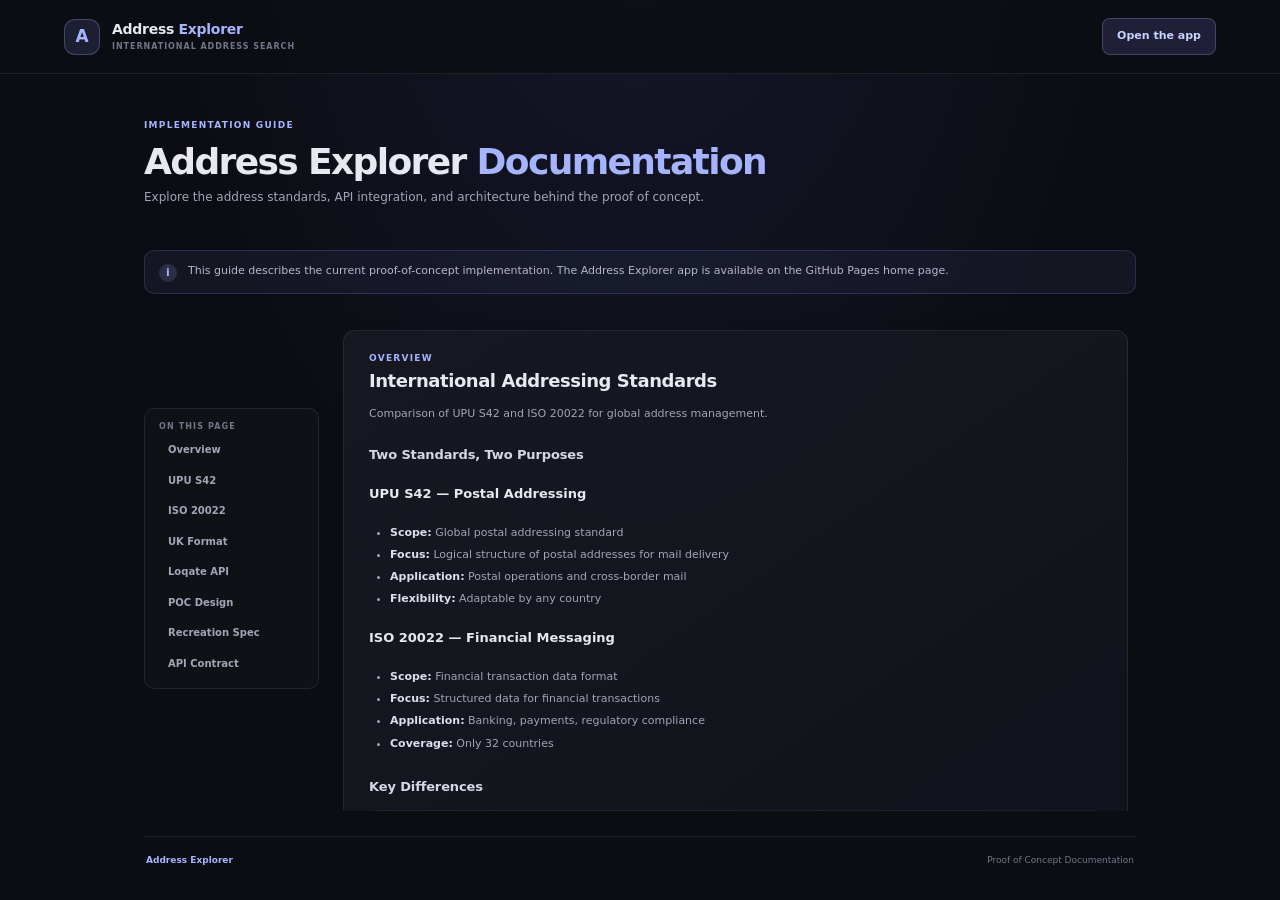
<file: docs/documentation.html>
﻿<!doctype html>
<html lang="en" data-theme="dark">
<head>
  <meta charset="utf-8">
  <meta name="viewport" content="width=device-width, initial-scale=1">
  <meta name="description" content="Address Explorer implementation guide, international addressing standards, and POC design.">
  <title>Address Explorer - Documentation</title>
  <link rel="stylesheet" href="./documentation.css">
</head>
<body>
  <div class="app-shell">
    <header class="topbar">
      <a class="brand" href="./index.html" aria-label="Address Explorer home">
        <span class="brand-mark" aria-hidden="true">A</span>
        <span class="brand-name">Address<span> Explorer</span><small>INTERNATIONAL ADDRESS SEARCH</small></span>
      </a>
      <div class="header-actions">
        <a class="button button-primary" href="./index.html">Open the app</a>
      </div>
    </header>

    <main class="docs-main">
      <section class="docs-intro">
        <div class="eyebrow">IMPLEMENTATION GUIDE</div>
        <h1>Address Explorer <span>Documentation</span></h1>
        <p>Explore the address standards, API integration, and architecture behind the proof of concept.</p>
      </section>

      <aside class="notice">
        <span class="notice-icon" aria-hidden="true">i</span>
        <p>This guide describes the current proof-of-concept implementation. The Address Explorer app is available on the GitHub Pages home page.</p>
      </aside>

      <div class="docs-layout">
        <nav class="docs-toc" aria-label="Documentation sections">
          <span class="toc-label">ON THIS PAGE</span>
          <a href="#overview">Overview</a>
          <a href="#upu-s42">UPU S42</a>
          <a href="#iso-20022">ISO 20022</a>
          <a href="#uk-format">UK Format</a>
          <a href="#loqate-api">Loqate API</a>
          <a href="#design">POC Design</a>
          <a href="#recreation-spec">Recreation Spec</a>
          <a href="#api-contract">API Contract</a>
        </nav>

        <div class="docs-content">
          <section class="docs-section panel" id="overview">
  <div class="section-kicker">OVERVIEW</div>
  <h2>International Addressing Standards</h2>
    <p>Comparison of UPU S42 and ISO 20022 for global address management.</p>
    <h3>Two Standards, Two Purposes</h3>
    <h4>UPU S42 — Postal Addressing</h4>
    <ul class="docs-list">
      <li><strong>Scope:</strong> Global postal addressing standard</li>
      <li><strong>Focus:</strong> Logical structure of postal addresses for mail delivery</li>
      <li><strong>Application:</strong> Postal operations and cross-border mail</li>
      <li><strong>Flexibility:</strong> Adaptable by any country</li>
    </ul>
    <h4>ISO 20022 — Financial Messaging</h4>
    <ul class="docs-list">
      <li><strong>Scope:</strong> Financial transaction data format</li>
      <li><strong>Focus:</strong> Structured data for financial transactions</li>
      <li><strong>Application:</strong> Banking, payments, regulatory compliance</li>
      <li><strong>Coverage:</strong> Only 32 countries</li>
    </ul>
    <h3>Key Differences</h3>
    <table>
      <tr><th>Aspect</th><th>UPU S42</th><th>ISO 20022</th></tr>
      <tr><td>Type</td><td>Postal addressing standard</td><td>Financial messaging standard</td></tr>
      <tr><td>Structure</td><td>Generic elements + country templates</td><td>Highly structured XML tags</td></tr>
      <tr><td>Adaptability</td><td>Flexible, country-specific</td><td>Rigid, fixed format</td></tr>
      <tr><td>Best For</td><td>Web applications, mail delivery</td><td>Financial operations, compliance</td></tr>
    </table>
    <h3>Recommendation</h3>
    <p>UPU S42 is the better choice for most address management scenarios due to its</p>
    <p>flexibility and wider country coverage. See UPU-S42 and ISO-20022.</p>
</section>


          <section class="docs-section panel" id="upu-s42">
  <div class="section-kicker">UPU S42</div>
  <h2>UPU S42 Addressing Standard</h2>
    <p>Universal Postal Union framework for postal addressing.</p>
    <p>The UPU S42 standard provides a comprehensive framework for postal addressing, designed to accommodate the diverse formats used by different countries. It includes a generic list of address elements and country-specific templates to guide users in formatting addresses correctly for mail delivery.</p>
    <h3>Element Structure</h3>
    <table>
      <tr><th>Element</th><th>Field Name</th></tr>
      <tr><td><strong>Organisation</strong></td><td>Organisation Name, Department Name</td></tr>
      <tr><td><strong>Premises</strong></td><td>Sub Building Name, Building Name, Building Number</td></tr>
      <tr><td><strong>Thoroughfare</strong></td><td>Dependent Thoroughfare Name, Dependent Thoroughfare Descriptor, Thoroughfare Name, Thoroughfare Descriptor</td></tr>
      <tr><td><strong>Locality</strong></td><td>Double Dependent Locality, Dependent Locality, Post town</td></tr>
      <tr><td><strong>Postcode</strong></td><td>Postcode</td></tr>
      <tr><td><strong>PO Box</strong></td><td>PO Box</td></tr>
      <tr><td><strong>Country</strong></td><td>Country Name, ISO3166-2, ISO3166-3, ISO3166-N</td></tr>
    </table>
    <h3>Key Features</h3>
    <ul class="docs-list">
      <li>Universal framework adaptable by any country</li>
      <li>Generic list of address elements</li>
      <li>Country-specific templates</li>
      <li>Promotes efficient mail processing and data verification</li>
      <li>Designed for easy adaptation by web applications</li>
    </ul>
</section>


          <section class="docs-section panel" id="iso-20022">
  <div class="section-kicker">ISO 20022</div>
  <h2>ISO 20022 Address Schema</h2>
    <p>Financial messaging standard for transaction data.</p>
    <p>ISO 20022 defines a standardised, structured data format for financial messaging, including specific, granular fields for address components, primarily for efficiency and accuracy in financial transactions.</p>
    <p>> [!warning] Important</p>
    <p>> ISO 20022 currently only applies to 32 countries.</p>
    <h3>Address Fields</h3>
    <table>
      <tr><th>Field</th><th>XML Tag</th><th>Description</th></tr>
      <tr><td>Department</td><td><code><Dept></code></td><td>Specific business units or departments</td></tr>
      <tr><td>Sub Department</td><td><code><SubDept></code></td><td>The sub department name</td></tr>
      <tr><td>Street Name</td><td><code><StrtNm></code></td><td>The name of the street</td></tr>
      <tr><td>Building Number</td><td><code><BldgNb></code></td><td>The number of the building</td></tr>
      <tr><td>Building Name</td><td><code><BldgNm></code></td><td>The name of the building</td></tr>
      <tr><td>Floor</td><td><code><Flr></code></td><td>The building floor</td></tr>
      <tr><td>Post Box</td><td><code><PstBx></code></td><td>The PostBox</td></tr>
      <tr><td>Room</td><td><code><Room></code></td><td>Room number or name</td></tr>
      <tr><td>Postal Code</td><td><code><PstCd></code></td><td>The postal code for the address</td></tr>
      <tr><td>Town Name</td><td><code><TwnNm></code></td><td>The name of the city or town</td></tr>
      <tr><td>Town Location Name</td><td><code><TwnLctnNm></code></td><td>A specific location within a town</td></tr>
      <tr><td>District Name</td><td><code><DstrctNm></code></td><td>The name of a larger district</td></tr>
      <tr><td>Country Subdivision</td><td><code><CtrySubDvsn></code></td><td>A state, province, or other subdivision</td></tr>
      <tr><td>Country</td><td><code><Ctry></code></td><td>Two-character ISO country code</td></tr>
      <tr><td>Address Line</td><td><code><AdrLine></code></td><td>Optional additional address information</td></tr>
    </table>
    <h3>Evolution</h3>
    <p>The standard has evolved, with the 2019 version (PostalAddress24) offering a more detailed 15-field structure compared to the 2009 version (PostalAddress6).</p>
</section>


          <section class="docs-section panel" id="uk-format">
  <div class="section-kicker">UK FORMAT</div>
  <h2>UK Address Format</h2>
    <p>As described by UPU S42 — uses 9 of 15 elements.</p>
    <h3>Address Lines</h3>
    <table>
      <tr><th>#</th><th>Field</th><th>Example</th></tr>
      <tr><td>1</td><td>Organization</td><td>"Acme Corp"</td></tr>
      <tr><td>2</td><td>Department</td><td>"Marketing"</td></tr>
      <tr><td>3</td><td>PostBox</td><td>"PO Box 123"</td></tr>
      <tr><td>4</td><td>SubBuilding Building</td><td>"Unit 5, High Street"</td></tr>
      <tr><td>5</td><td>Premise Thoroughfare</td><td>"93 Teagues Crescent"</td></tr>
      <tr><td>6</td><td>DoubleDependentLocality</td><td>"Trench"</td></tr>
      <tr><td>7</td><td>DependentLocality</td><td>"Telford"</td></tr>
      <tr><td>8</td><td>Locality</td><td>"Telford"</td></tr>
      <tr><td>9</td><td>PostalCode</td><td>"TF2 6RF"</td></tr>
    </table>
    <h3>Example: 93 Teagues Crescent</h3>
    <pre><code>{
  "Address": "93 Teagues Crescent&lt;br&gt;Trench&lt;br&gt;Telford&lt;br&gt;TF2 6RF",
  "Address1": "93 Teagues Crescent",
  "Address2": "Trench",
  "Address3": "Telford",
  "Address4": "TF2 6RF",
  "DeliveryAddress": "93 Teagues Crescent&lt;br&gt;Trench",
  "DeliveryAddress1": "93 Teagues Crescent",
  "DeliveryAddress2": "Trench",
  "AdministrativeArea": "Shropshire",
  "Locality": "Telford",
  "DependentLocality": "Trench",
  "Thoroughfare": "Teagues Crescent",
  "Premise": "93",
  "PostalCode": "TF2 6RF",
  "CountryName": "United Kingdom",
  "ISO3166-2": "GB",
  "ISO3166-3": "GBR",
  "ISO3166-N": "826",
  "PostalCodePrimary": "TF2 6RF",
  "AVC": "V44-I44-P6-100",
  "AQI": "A",
  "Sequence": "1",
  "MatchRuleLabel": "Rlfnp",
  "HyphenClass": "B",
  "PremiseNumber": "93",
  "Country": "GB"
}</code></pre>
</section>


          <section class="docs-section panel" id="loqate-api">
  <div class="section-kicker">LOQATE API</div>
  <h2>LOQATE API Integration</h2>
    <p>Reference implementation for address verification.</p>
    <h3>Find API (Interactive Search)</h3>
    <pre><code>GET https://api.addressy.com/Capture/Interactive/Find/v1.20/json6.ws
    ?Key=YOUR_API_KEY
    &amp;Text=tf26rf
    &amp;Countries=GB
    &amp;Limit=100</code></pre>
    <h4>Request </h4>
    <pre><code>curl --request GET \
  --url 'https://api.addressy.com/Capture/Interactive/Find/v1.20/json6.ws?Key=API-KEY&amp;Text=tf26rf'</code></pre>
    <h4>Response </h4>
    <pre><code>{
	"Items":[
		{
			"Id":"gb-rm|ZWsIBaEBbtdL8wmKn2Iy",
			"Type":"Postcode",
			"Text":"TF2 6RF",
			"Highlight":"0-3,4-7",
			"Description":"Telford - 54 Addresses"
		}
	]
}</code></pre>
    <h4>Subsequent Request</h4>
    <p>feed id from previous response into the Container request parameter </p>
    <pre><code>curl --request GET \
  --url 'https://api.addressy.com/Capture/Interactive/Find/v1.20/json6.ws?Key=API-KEY&amp;Text=tf26rf&amp;Container=gb-rm%7CZWsIBaEBbtdL8wmKn2Iy'</code></pre>
    <h4>Response</h4>
    <pre><code>{
	"Items":[
		{
			"Id":"GB|RM|B|24490745|ENG",
			"Type":"Address",
			"Text":"41 Teagues Crescent",
			"Highlight":"",
			"Description":"Trench Telford TF2 6RF"
		},
		{
			"Id":"GB|RM|B|24490746|ENG",
			"Type":"Address",
			"Text":"41A Teagues Crescent",
			"Highlight":"",
			"Description":"Trench Telford TF2 6RF"
			},
			...
		}
	]
}</code></pre>
    <h3>Recursive Find Flow</h3>
    <p>Search: <code>"tf26rf"</code> → Postcode Container → <code>Container: gb-rm|xxx</code> → 54 Addresses</p>
    <h3>Verify API Request (Detail API)</h3>
    <p>Endpoint used by the app: <code>POST https://api.addressy.com/Cleansing/International/Batch/v1.20/json6.ws</code></p>
    <pre><code>curl --request POST \
  --url https://api.addressy.com/Cleansing/International/Batch/v1.10/json6.ws \
  --header 'Content-Type: application/json' \
  --data '{
  "Key": "...",
  "GeoCode": true,
  "Options": {
    "Process": "Verify",
    "Enhance": false
  },
  "Addresses": [
    {
      "Department": "",
      "PostalCode": "EC2M 7NH",
      "Country": "United Kingdom",
      "Address": "1 Liverpool Street"
    }
  ],
  "Options": {
    "Process": "Verify",
    "Enhance": false,
    "ServerOptions": {
      "OutputAddressFormat": "YES"
    }
  }
}</code></pre>
    <h4>Response</h4>
    <pre><code>{
    "AQI": "A",
    "AVC": "V44-I44-P6-100",
    "Address": "1 Liverpool Street&lt;br&gt;London&lt;br&gt;EC2M 7NH",
    "Address1": "1 Liverpool Street",
    "Address2": "London",
    "Address3": "EC2M 7NH",
    "AddressFormat": "Premise Thoroughfare&lt;br&gt;Locality&lt;br&gt;PostalCode",
    "AdministrativeArea": "London",
    "Country": "GB",
    "CountryName": "United Kingdom",
    "DeliveryAddress": "1 Liverpool Street",
    "DeliveryAddress1": "1 Liverpool Street",
    "DeliveryAddressFormat": "Premise Thoroughfare",
    "GeoAccuracy": "I4",
    "GeoDistance": "0.0",
    "HyphenClass": "B",
    "ID": "GB|RM|B|52840932|ENG",
    "ISO3166-2": "GB",
    "ISO3166-3": "GBR",
    "ISO3166-N": "826",
    "Latitude": "51.517670",
    "Locality": "London",
    "Longitude": "-0.084339",
    "MatchRuleLabel": "Rlh",
    "PostalCode": "EC2M 7NH",
    "PostalCodePrimary": "EC2M 7NH",
    "Premise": "1",
    "PremiseNumber": "1",
    "Sequence": "1",
    "Thoroughfare": "Liverpool Street"
  }</code></pre>
</section>


          <section class="docs-section panel" id="design">
    <div class="section-kicker">POC DESIGN</div>
    <h2>POC Address Application Design</h2>
    <p>Current browser-native implementation.</p>

    <h3>Architecture</h3>
    <figure class="docs-diagram">
      <svg viewBox="0 0 820 280" role="img" aria-label="The Address POC is a static HTML, CSS, and JavaScript browser app. It sends address requests through the FastAPI proxy, stores the API key in localStorage, and uses Leaflet with OpenStreetMap tiles." style="width: 100%; height: auto; max-width: 820px;">
        <defs>
          <marker id="address-arrow" markerWidth="10" markerHeight="7" refX="9" refY="3.5" orient="auto">
            <polygon points="0 0, 10 3.5, 0 7" fill="#8888a0"/>
          </marker>
        </defs>
        <rect x="20" y="20" width="370" height="240" rx="10" fill="#17172a" stroke="#6366f1" stroke-width="2"/>
        <text x="205" y="45" text-anchor="middle" fill="#e8e8f0" font-size="15" font-weight="600">Static browser app</text>
        <text x="205" y="62" text-anchor="middle" fill="#8888a0" font-size="10">HTML + CSS + browser-native JavaScript</text>
        <rect x="42" y="82" width="150" height="62" rx="7" fill="#1a1a25" stroke="#6366f1"/>
        <text x="117" y="108" text-anchor="middle" fill="#e8e8f0" font-size="12" font-weight="600">App interface</text>
        <text x="117" y="126" text-anchor="middle" fill="#8888a0" font-size="10">search + results + details</text>
        <rect x="216" y="82" width="150" height="62" rx="7" fill="#1a1a25" stroke="#6366f1"/>
        <text x="291" y="108" text-anchor="middle" fill="#e8e8f0" font-size="12" font-weight="600">Loqate client</text>
        <text x="291" y="126" text-anchor="middle" fill="#8888a0" font-size="10">loqate-client.js</text>
        <rect x="42" y="174" width="150" height="54" rx="7" fill="#1a1a25" stroke="#8b5cf6"/>
        <text x="117" y="197" text-anchor="middle" fill="#e8e8f0" font-size="11" font-weight="600">localStorage</text>
        <text x="117" y="214" text-anchor="middle" fill="#8888a0" font-size="9">API key + theme</text>
        <rect x="216" y="174" width="150" height="54" rx="7" fill="#1a1a25" stroke="#8b5cf6"/>
        <text x="291" y="197" text-anchor="middle" fill="#e8e8f0" font-size="11" font-weight="600">Leaflet map</text>
        <text x="291" y="214" text-anchor="middle" fill="#8888a0" font-size="9">loaded from CDN</text>

        <rect x="490" y="54" width="290" height="72" rx="8" fill="#292115" stroke="#f59e0b" stroke-width="2"/>
        <text x="635" y="82" text-anchor="middle" fill="#e8e8f0" font-size="13" font-weight="600">Loqate Find + Verify APIs</text>
        <text x="635" y="103" text-anchor="middle" fill="#8888a0" font-size="10">HTTPS requests through FastAPI proxy</text>
        <rect x="490" y="174" width="290" height="54" rx="8" fill="#20202a" stroke="#10b981" stroke-width="2"/>
        <text x="635" y="197" text-anchor="middle" fill="#e8e8f0" font-size="12" font-weight="600">OpenStreetMap tiles</text>
        <text x="635" y="214" text-anchor="middle" fill="#8888a0" font-size="9">fetched by Leaflet</text>

        <line x1="192" y1="112" x2="206" y2="112" stroke="#8888a0" stroke-width="2" marker-end="url(#address-arrow)"/>
        <line x1="366" y1="112" x2="480" y2="92" stroke="#8888a0" stroke-width="2" marker-end="url(#address-arrow)"/>
        <line x1="366" y1="201" x2="480" y2="201" stroke="#8888a0" stroke-width="2" marker-end="url(#address-arrow)"/>
        <line x1="117" y1="144" x2="117" y2="164" stroke="#8888a0" stroke-width="2" marker-end="url(#address-arrow)"/>
      </svg>
      <figcaption>The app runs in the browser; live Loqate requests and map tiles require network access.</figcaption>
    </figure>

    <h3>Address lookup flow</h3>
    <div class="flow">
      <div class="flow-step">Choose country + enter query</div>
      <div class="flow-arrow">→</div>
      <div class="flow-step">Demo fixtures or API Find</div>
      <div class="flow-arrow">→</div>
      <div class="flow-step">Show results + map markers</div>
      <div class="flow-arrow">→</div>
      <div class="flow-step">Select an address</div>
      <div class="flow-arrow">→</div>
      <div class="flow-step">Demo fixture or API Verify</div>
      <div class="flow-arrow">→</div>
      <div class="flow-step">Format and display address details</div>
    </div>

    <h3>Components and responsibilities</h3>
    <table>
      <tr><th>Component</th><th>Responsibility</th></tr>
      <tr><td><code>poc-address-app.html</code></td><td>Static app markup, styles, UI behavior, sample search results, and sample verification responses.</td></tr>
      <tr><td><code>loqate-client.js</code></td><td>Calls the local FastAPI search and retrieve endpoints and maps responses for the browser UI.</td></tr>
      <tr><td><code>api/main.py</code></td><td>FastAPI proxy for Loqate Find and Verify, including recursive Find container drill-down.</td></tr>
      <tr><td>Leaflet + OpenStreetMap</td><td>Compact map preview, selectable result markers, expanded interactive map, and map tiles. Network access is required.</td></tr>
      <tr><td>Browser localStorage</td><td>Stores the Loqate API key and theme preference for this origin.</td></tr>
    </table>

    <h3>Map preview and zoom</h3>
    <p>The search results map is a compact 165-pixel preview, like the Asset POC. Click the preview or its expand button to open a full-size interactive map. Result markers remain selectable in both views; the expanded map supports panning and zooming.</p>

    <h3>Framework and runtime</h3>
    <p>The app uses the same no-framework approach as the Asset POC: static HTML, CSS, and browser-native JavaScript. The Loqate API key field is in the address search section. The FastAPI proxy exposes <code>/health</code>, <code>/heartbeat</code>, <code>/api/addresses/search</code>, and <code>/api/addresses/retrieve</code>; interactive OpenAPI documentation is available at <code>/docs</code>. The proxy can run in a local Podman container.</p>
    <p>Without an API key, the app only returns its two built-in sample address searches. With a key, the browser sends the <code>X-Loqate-Api-Key</code> header to the proxy, which forwards Find and Verify requests to Loqate. The key is persisted in localStorage and is not protected as a production secret.</p>

    <h3>Address formatting and standard</h3>
    <p>When available, Loqate's <code>AddressFormat</code> response determines the formatted address lines: each line identifies response fields, and non-empty values are joined for display. UPU S42 is the addressing reference used by the POC; the app does not implement a separate address standard engine.</p>

    <p><strong>Limitations:</strong> the proxy has no authentication, cache, account system, or secure server-side key store. Map display requires Leaflet CDN and OpenStreetMap access. This demonstration does not establish address deliverability, ownership, or legal status.</p>
</section>

          <section class="docs-section panel" id="recreation-spec">
  <div class="section-kicker">RECREATION SPECIFICATION</div>
  <h2>Application Recreation Specification</h2>
    <p>This document is the implementation specification for recreating the Address</p>
    <p>Explorer POC if the source application is unavailable. It complements</p>
    <p>[design.md](./design.md), which explains the architecture and research context.</p>
    <h3>Product purpose</h3>
    <p>Build a static browser application that:</p>
    <ol class="docs-list">
      <li>Searches international addresses through Loqate.</li>
      <li>Verifies a selected address and requests geocoding.</li>
      <li>Displays formatted and raw verified address fields.</li>
      <li>Shows search-result and verified-address locations on an interactive map.</li>
      <li>Provides a catalogue of recently verified addresses with local search and</li>
    </ol>
    <p>   country filtering.</p>
    <p>This is a proof of concept. It is not an address database, an identity system,</p>
    <p>or a deliverability/legal verification service.</p>
    <h3>Runtime shape</h3>
    <p>The application has no frontend build step or framework:</p>
    <pre><code>src/
  poc-address-app.html   Complete browser application and inline UI logic
  loqate-client.js       Browser API client and catalogue filtering helper
  config.js              ADDRESS_API_BASE_URL configuration
api/
  main.py                FastAPI Loqate proxy
  requirements.txt       FastAPI, httpx, and uvicorn
  Containerfile          Python container image
  start.py               Local/container server entry point
scripts/
  run-local.ps1          Starts the API and static client locally
  serve-client.js        Static file server
docs/
  index.html              Published copy of the application
  loqate-client.js        Published copy of the browser client
  config.js               Published API configuration</code></pre>
    <p>Leaflet 1.9.4 is loaded from unpkg.com. OpenStreetMap tiles are used for the</p>
    <p>map. Both services require browser network access.</p>
    <h3>UI specification</h3>
    <p>The page contains:</p>
    <ul class="docs-list">
      <li>A dark/light theme toggle. Persist the theme as</li>
    </ul>
    <p>  <code>poc-address.theme.v1</code> in <code>localStorage</code>.</p>
    <ul class="docs-list">
      <li>Country selector with GB, US, DE, FR, ES, IT, NL, BE, IE, PT, AU, and CA.</li>
      <li>Address/postcode query input.</li>
      <li>Loqate API key password input and save button. Persist it as</li>
    </ul>
    <p>  <code>loqate_api_key</code>.</p>
    <ul class="docs-list">
      <li>Search button and status/error messages.</li>
      <li>Search-results catalogue showing result text and description.</li>
      <li>A compact map preview and an expandable full-size map dialog.</li>
      <li>A verified-address detail panel.</li>
      <li>A verified address catalogue with:</li>
    </ul>
    <p>  - refresh button;</p>
    <p>  - free-text local filtering;</p>
    <p>  - country filtering;</p>
    <p>  - record count;</p>
    <p>  - selectable records.</p>
    <p>Selecting a search result or catalogue record must:</p>
    <ol class="docs-list">
      <li>Show the detail panel.</li>
      <li>Render the verified address.</li>
      <li>Center the map on valid latitude/longitude values.</li>
      <li>Create or update the marker.</li>
      <li>Open the marker popup.</li>
    </ol>
    <p>Catalogue selection uses its cached <code>details</code> object and must not issue another</p>
    <p>verification request.</p>
    <h3>Address rendering</h3>
    <p>If <code>AddressFormat</code> is present, split it on <code><BR></code> tags. For each line, resolve</p>
    <p>the field names against the verification response and display non-empty values.</p>
    <p>If it is absent, display the <code>Address</code> field.</p>
    <p>The raw field table excludes formatted/redundant fields including <code>Address</code>,</p>
    <p><code>Address1</code>-<code>Address5</code>, <code>AddressFormat</code>, delivery-format fields, quality/status</p>
    <p>fields, <code>Sequence</code>, <code>MatchRuleLabel</code>, <code>HyphenClass</code>, <code>ID</code>, and <code>Country</code>.</p>
    <p>Latitude and longitude are accepted only when numeric and within normal</p>
    <p>geographic bounds.</p>
    <h3>Demo mode</h3>
    <p>Without an API key, use built-in fixtures:</p>
    <ul class="docs-list">
      <li><code>tf26rf</code> → <code>93 Teagues Crescent</code>, Trench Telford TF2 6RF</li>
      <li><code>EC2M 7NH</code> → <code>1 Liverpool Street</code>, London EC2M 7NH</li>
    </ul>
    <p>Demo verification data must include address lines, <code>AddressFormat</code>, country,</p>
    <p>postcode, latitude, longitude, <code>AVC</code>, and <code>AQI</code>. Demo mode does not populate</p>
    <p>the server-side catalogue.</p>
    <h3>Client behavior</h3>
    <p><code>LoqateClient</code> must expose:</p>
    <pre><code>search(apiKey, country, query)       // Promise&lt;SearchItem[]&gt;
retrieve(apiKey, result, country)     // Promise&lt;VerifiedAddress&gt;
catalog(apiKey, country = "")        // Promise&lt;CatalogItem[]&gt;
filterCatalog(items, query, country) // CatalogItem[]</code></pre>
    <p><code>filterCatalog</code> performs case-insensitive local matching against the serialized</p>
    <p>catalogue record and applies an optional exact country filter.</p>
    <h3>API and server behavior</h3>
    <p>The API contract is documented separately in [api-contract.md](./api-contract.md).</p>
    <p>The proxy must:</p>
    <ul class="docs-list">
      <li>forward the caller's Loqate API key only to Loqate;</li>
      <li>never include the key in an error response;</li>
      <li>recursively follow Loqate Find containers up to five levels;</li>
      <li>cache successful search and verification results;</li>
      <li>add successful verified addresses to the in-memory catalogue;</li>
      <li>isolate cache and catalogue entries by an SHA-256 API-key fingerprint;</li>
      <li>deep-copy cached values before returning them;</li>
      <li>expire entries after five minutes by default;</li>
      <li>cap each cache at 256 entries;</li>
      <li>allow <code>ADDRESS_CACHE_TTL_SECONDS=0</code> to disable caching.</li>
    </ul>
    <p>The cache and catalogue are intentionally process-local and non-durable.</p>
    <h3>Configuration and operations</h3>
    <p>Required environment variables:</p>
    <pre><code>CORS_ORIGINS=*
ADDRESS_CACHE_TTL_SECONDS=300</code></pre>
    <p>Optional:</p>
    <pre><code>LOQATE_CA_BUNDLE=C:\path\company-root.cer</code></pre>
    <p>The API listens on port 8001. The local static client is served on port 5174.</p>
    <p>Run the local environment with:</p>
    <pre><code>powershell -ExecutionPolicy Bypass -File .\scripts\run-local.ps1</code></pre>
    <h3>Acceptance checklist</h3>
    <ul class="docs-list">
      <li>Search sends <code>q</code>, <code>country</code>, and <code>X-Loqate-Api-Key</code>.</li>
      <li>Repeated identical searches do not call Loqate while the cache is valid.</li>
      <li>Verification returns the first verified match and caches it.</li>
      <li><code>GET /api/addresses/catalog</code> returns verified records for the caller's key.</li>
      <li>Catalogue query and country filters work without another API request.</li>
      <li>Catalogue selection displays details and updates the map.</li>
      <li>Invalid upstream JSON, timeouts, network errors, and upstream errors produce</li>
    </ul>
    <p>  explicit user-visible failures.</p>
    <ul class="docs-list">
      <li>API keys never appear in logs, response bodies, or error details.</li>
      <li>API tests cover forwarding, caching, catalogue retrieval, filtering, and</li>
    </ul>
    <p>  upstream failure handling.</p>
</section>


          <section class="docs-section panel" id="api-contract">
  <div class="section-kicker">API CONTRACT</div>
  <h2>Address API Contract</h2>
    <p>The API is a FastAPI proxy for Loqate. The default local base URL is</p>
    <p><code>http://127.0.0.1:8001</code>.</p>
    <p>All address endpoints require:</p>
    <pre><code>X-Loqate-Api-Key: &lt;caller Loqate key&gt;
Accept: application/json</code></pre>
    <p>The proxy does not persist or expose the API key.</p>
    <h3><code>GET /health</code></h3>
    <p>Response:</p>
    <pre><code>{"status": "ok"}</code></pre>
    <h3><code>GET /heartbeat</code></h3>
    <p>Response:</p>
    <pre><code>{"status": "awake"}</code></pre>
    <h3><code>GET /api/addresses/search</code></h3>
    <p>Query parameters:</p>
    <table>
      <tr><th>Parameter</th><th>Required</th><th>Rules</th></tr>
      <tr><td>---</td><td>---:</td><td>---</td></tr>
      <tr><td><code>q</code></td><td>yes</td><td>1-160 characters; address or postcode</td></tr>
      <tr><td><code>country</code></td><td>yes</td><td>Two alphabetic characters; normalized uppercase</td></tr>
    </table>
    <p>Example:</p>
    <pre><code>GET /api/addresses/search?q=tf26rf&amp;country=GB
X-Loqate-Api-Key: caller-key</code></pre>
    <p>Response:</p>
    <pre><code>{
  "items": [
    {
      "id": "GB|RM|B|24490784|ENG",
      "text": "93 Teagues Crescent",
      "description": "Trench Telford TF2 6RF"
    }
  ]
}</code></pre>
    <p>The proxy calls Loqate Find with <code>Limit=100</code>. If the first response is a</p>
    <p>container rather than an address, it follows the first container's <code>Id</code> using</p>
    <p><code>Container</code>, up to five levels.</p>
    <h3><code>POST /api/addresses/retrieve</code></h3>
    <p>Request:</p>
    <pre><code>{
  "id": "GB|RM|B|24490784|ENG",
  "text": "93 Teagues Crescent",
  "description": "Trench Telford TF2 6RF",
  "country": "GB"
}</code></pre>
    <p>Rules:</p>
    <ul class="docs-list">
      <li><code>id</code> and <code>text</code> are required non-empty strings.</li>
      <li><code>description</code> defaults to an empty string.</li>
      <li><code>country</code> is exactly two characters and is normalized uppercase.</li>
      <li>Unknown request fields are rejected.</li>
    </ul>
    <p>The proxy calls Loqate International Batch Verify with geocoding enabled and</p>
    <p>returns the first item in <code>Matches</code>, or the item itself when <code>Matches</code> is</p>
    <p>absent.</p>
    <p>Example response:</p>
    <pre><code>{
  "Address": "93 Teagues Crescent&lt;br&gt;Trench&lt;br&gt;Telford&lt;br&gt;TF2 6RF",
  "Address1": "93 Teagues Crescent",
  "Address2": "Trench",
  "Locality": "Telford",
  "DependentLocality": "Trench",
  "PostalCode": "TF2 6RF",
  "CountryName": "United Kingdom",
  "ISO3166_2": "GB",
  "Latitude": "52.707846",
  "Longitude": "-2.460302",
  "AVC": "V44-I44-P6-100",
  "AQI": "A"
}</code></pre>
    <p>Successful verification adds a record to the process-local catalogue.</p>
    <h3><code>GET /api/addresses/catalog</code></h3>
    <p>Optional query parameter:</p>
    <table>
      <tr><th>Parameter</th><th>Rules</th></tr>
      <tr><td><code>country</code></td><td>Optional two-letter country code</td></tr>
    </table>
    <p>Example:</p>
    <pre><code>GET /api/addresses/catalog?country=GB
X-Loqate-Api-Key: caller-key</code></pre>
    <p>Response:</p>
    <pre><code>{
  "items": [
    {
      "id": "GB|RM|B|24490784|ENG",
      "text": "93 Teagues Crescent",
      "description": "Trench Telford TF2 6RF",
      "country": "GB",
      "details": {
        "Address": "93 Teagues Crescent&lt;br&gt;Trench&lt;br&gt;Telford&lt;br&gt;TF2 6RF",
        "Latitude": "52.707846",
        "Longitude": "-2.460302"
      }
    }
  ]
}</code></pre>
    <p>The catalogue contains only successfully verified addresses. It is scoped by</p>
    <p>the caller's API-key fingerprint and is not durable. An empty catalogue returns</p>
    <p><code>{"items":[]}</code>.</p>
    <h3>Errors</h3>
    <p>The proxy uses FastAPI validation responses (<code>422</code>) for invalid requests and:</p>
    <table>
      <tr><th>Status</th><th>Meaning</th></tr>
      <tr><td>---:</td><td>---</td></tr>
      <tr><td><code>502</code></td><td>Loqate network failure, rejected response, invalid JSON, or unexpected payload</td></tr>
      <tr><td><code>504</code></td><td>Loqate request timed out</td></tr>
    </table>
    <p>Error bodies use:</p>
    <pre><code>{"detail": "A human-readable message"}</code></pre>
    <p>Messages must not echo the API key.</p>
    <h3>Cache behavior</h3>
    <p>Successful search and retrieve requests are cached in process memory for five</p>
    <p>minutes by default. Configure the duration with</p>
    <p><code>ADDRESS_CACHE_TTL_SECONDS</code>. Setting it to <code>0</code> disables storage and causes</p>
    <p>catalogue records to expire immediately. Each cache is capped at 256 entries.</p>
    <p>Cache keys include an SHA-256 API-key fingerprint, so callers cannot see another</p>
    <p>caller's cached results.</p>
</section>


        </div>
      </div>

      <footer class="page-footer">
        <a href="./index.html">Address Explorer</a>
        <span>Proof of Concept Documentation</span>
      </footer>
    </main>
  </div>
  <script>
    (() => {
      const links = [...document.querySelectorAll('.docs-toc a')];
      const sections = links
        .map(link => document.querySelector(link.hash))
        .filter(Boolean);

      links.forEach(link => {
        link.addEventListener('click', event => {
          const section = document.querySelector(link.hash);
          if (!section) return;
          event.preventDefault();
          section.scrollIntoView({ behavior: 'smooth', block: 'start' });
          history.replaceState(null, '', link.hash);
        });
      });

      const setActive = section => {
        links.forEach(link => link.classList.toggle('active', link.hash === `#${section.id}`));
      };
      if ('IntersectionObserver' in window) {
        const observer = new IntersectionObserver(entries => {
          const visible = entries
            .filter(entry => entry.isIntersecting)
            .sort((left, right) => left.boundingClientRect.top - right.boundingClientRect.top);
          if (visible[0]) setActive(visible[0].target);
        }, { rootMargin: '-90px 0px -65% 0px', threshold: 0 });
        sections.forEach(section => observer.observe(section));
      } else if (sections[0]) {
        setActive(sections[0]);
      }
    })();
  </script>
</body>
</html>
</file>
<file: docs/documentation.css>
:root {
  color-scheme: dark;
  --bg: #0c0d12;
  --surface: #11121a;
  --surface-raised: #181923;
  --border: rgba(255, 255, 255, 0.08);
  --text: #e8e8f0;
  --text-dim: #a4a4b8;
  --muted: #74758a;
  --accent: #818cf8;
  --accent-bright: #a5b4fc;
  --code-bg: rgba(129, 140, 248, 0.09);
  font-family: Inter, ui-sans-serif, system-ui, -apple-system, BlinkMacSystemFont, "Segoe UI", sans-serif;
}

* {
  box-sizing: border-box;
}

html {
  scroll-behavior: smooth;
}

body {
  min-width: 320px;
  margin: 0;
  overflow: hidden;
  color: var(--text);
  background:
    radial-gradient(ellipse at 50% -25%, rgba(99, 102, 241, 0.13), transparent 55%),
    var(--bg);
  font-size: 13px;
  line-height: 1.65;
}

a {
  color: var(--accent-bright);
  text-decoration: none;
}

a:hover {
  color: #c7d2fe;
}

.app-shell {
  min-height: 100vh;
}

.topbar {
  position: sticky;
  top: 0;
  z-index: 20;
  height: 74px;
  padding: 0 clamp(20px, 5vw, 76px);
  display: flex;
  align-items: center;
  justify-content: space-between;
  border-bottom: 1px solid var(--border);
  background: rgba(12, 13, 18, 0.78);
}

.brand {
  display: inline-flex;
  align-items: center;
  gap: 12px;
  color: var(--text);
}

.brand:hover {
  color: var(--text);
}

.brand-mark {
  width: 36px;
  height: 36px;
  display: grid;
  place-items: center;
  border: 1px solid rgba(165, 180, 252, 0.28);
  border-radius: 11px;
  background: rgba(129, 140, 248, 0.14);
  color: var(--accent-bright);
  font-size: 17px;
  font-weight: 750;
}

.brand-name {
  display: block;
  font-size: 14px;
  font-weight: 700;
  letter-spacing: -0.02em;
  line-height: 1.2;
}

.brand-name > span {
  color: var(--accent-bright);
}

.brand-name small {
  display: block;
  margin-top: 4px;
  color: var(--muted);
  font-size: 8px;
  font-weight: 650;
  letter-spacing: 0.12em;
}

.button {
  min-height: 36px;
  padding: 8px 14px;
  display: inline-flex;
  align-items: center;
  justify-content: center;
  border: 1px solid transparent;
  border-radius: 8px;
  font-size: 11px;
  font-weight: 650;
  transition: background 0.15s ease, border-color 0.15s ease, transform 0.15s ease;
}

.button:hover {
  transform: translateY(-1px);
}

.button-primary {
  border-color: rgba(165, 180, 252, 0.25);
  background: rgba(129, 140, 248, 0.16);
  color: #c7d2fe;
}

.button-primary:hover {
  background: rgba(129, 140, 248, 0.24);
  color: #e0e7ff;
}

.docs-main {
  width: min(100%, 1120px);
  height: calc(100vh - 74px);
  margin: 0 auto;
  padding: 44px clamp(20px, 5vw, 76px) 28px;
  display: flex;
  flex-direction: column;
}

.docs-intro {
  margin-bottom: 22px;
}

.eyebrow,
.section-kicker,
.toc-label {
  color: var(--accent-bright);
  font-size: 9px;
  font-weight: 700;
  letter-spacing: 0.14em;
  text-transform: uppercase;
}

h1 {
  margin: 7px 0 5px;
  font-size: clamp(26px, 4vw, 36px);
  font-weight: 720;
  letter-spacing: -0.045em;
  line-height: 1.2;
}

h1 span {
  color: var(--accent-bright);
}

.docs-intro > p {
  max-width: 720px;
  margin: 0;
  color: var(--text-dim);
  font-size: 12px;
}

.notice {
  margin: 20px 0 22px;
  padding: 11px 14px;
  display: flex;
  align-items: flex-start;
  gap: 11px;
  border: 1px solid rgba(129, 140, 248, 0.2);
  border-radius: 10px;
  background: rgba(129, 140, 248, 0.07);
}

.notice-icon {
  width: 18px;
  height: 18px;
  flex: 0 0 18px;
  display: grid;
  place-items: center;
  margin-top: 2px;
  border-radius: 50%;
  background: rgba(165, 180, 252, 0.16);
  color: var(--accent-bright);
  font-size: 11px;
  font-weight: 700;
}

.notice p {
  margin: 0;
  color: #b6b7ca;
  font-size: 11px;
}

.docs-layout {
  min-height: 0;
  height: 0;
  flex: 1 1 auto;
  overflow: hidden;
  display: grid;
  grid-template-columns: 175px minmax(0, 1fr);
  align-items: start;
  gap: 24px;
}

.docs-toc {
  position: sticky;
  top: 92px;
  margin: 0;
  padding: 11px 14px;
  display: flex;
  flex-direction: column;
  align-items: stretch;
  gap: 4px;
  border: 1px solid var(--border);
  border-radius: 10px;
  background: rgba(255, 255, 255, 0.018);
}

.toc-label {
  color: var(--muted);
  font-size: 8px;
}

.docs-toc a {
  padding: 5px 7px;
  border-left: 2px solid transparent;
  border-radius: 4px;
  color: var(--text-dim);
  font-size: 10px;
  font-weight: 550;
}

.docs-toc a:hover,
.docs-toc a.active {
  border-left-color: var(--accent-bright);
  background: rgba(129, 140, 248, 0.1);
  color: var(--accent-bright);
}

.docs-content {
  min-width: 0;
  min-height: 0;
  height: 100%;
  overflow-y: auto;
  padding-right: 8px;
}

.panel {
  border: 1px solid var(--border);
  border-radius: 12px;
  background: linear-gradient(145deg, rgba(24, 25, 35, 0.9), rgba(17, 18, 26, 0.94));
  box-shadow: 0 12px 30px rgba(0, 0, 0, 0.12);
}

.docs-section {
  margin: 14px 0;
  padding: 20px clamp(16px, 3vw, 25px);
  scroll-margin-top: 18px;
}

.docs-section h2 {
  margin: 3px 0 12px;
  font-size: 18px;
  font-weight: 680;
  letter-spacing: -0.025em;
  line-height: 1.35;
}

.docs-section h3 {
  margin: 21px 0 8px;
  color: #d7d8e6;
  font-size: 13px;
  font-weight: 680;
  letter-spacing: -0.01em;
}

.docs-section p,
.docs-section li {
  color: var(--text-dim);
  font-size: 11px;
}

.docs-section p {
  max-width: 900px;
  margin: 8px 0;
  overflow-wrap: anywhere;
}

.docs-section strong {
  color: #dedfee;
  font-weight: 650;
}

.docs-section code {
  padding: 2px 5px;
  border: 1px solid rgba(165, 180, 252, 0.12);
  border-radius: 4px;
  background: var(--code-bg);
  color: #c7d2fe;
  font-family: "Cascadia Code", "SFMono-Regular", Consolas, monospace;
  font-size: 0.92em;
}

.docs-list {
  margin: 8px 0 12px;
  padding-left: 21px;
}

.docs-list li {
  padding: 2px 0;
}

.docs-section pre {
  max-width: 100%;
  margin: 12px 0;
  padding: 12px;
  overflow-x: auto;
  border: 1px solid var(--border);
  border-radius: 8px;
  background: rgba(8, 9, 14, 0.46);
  color: #c8c9d8;
  font-size: 10px;
  line-height: 1.55;
}

.docs-section pre code {
  display: block;
  padding: 0;
  border: 0;
  border-radius: 0;
  background: transparent;
  color: inherit;
  font-size: inherit;
  white-space: pre;
}

.docs-diagram {
  margin: 12px 0 18px;
  padding: 14px;
  overflow: auto;
  border: 1px solid var(--border);
  border-radius: 9px;
  background: rgba(8, 9, 14, 0.46);
  text-align: center;
}

.docs-diagram svg {
  display: block;
  height: auto;
  max-width: 100%;
  margin: 0 auto;
}

.docs-diagram figcaption {
  margin-top: 10px;
  color: var(--muted);
  font-size: 10px;
  text-align: left;
}

.docs-section table {
  width: 100%;
  margin: 12px 0 18px;
  border-collapse: collapse;
  overflow: hidden;
  border: 1px solid var(--border);
  border-radius: 8px;
  font-size: 10px;
}

.docs-section th,
.docs-section td {
  padding: 8px 10px;
  border: 1px solid var(--border);
  text-align: left;
  vertical-align: top;
}

.docs-section th {
  background: rgba(129, 140, 248, 0.1);
  color: #d8d9e8;
  font-weight: 650;
}

.docs-section td {
  color: var(--text-dim);
}

.docs-section tr:nth-child(even) td {
  background: rgba(255, 255, 255, 0.018);
}

.flow {
  margin: 12px 0;
  display: flex;
  flex-wrap: wrap;
  align-items: center;
  gap: 8px;
}

.flow-step {
  padding: 7px 10px;
  border: 1px solid var(--border);
  border-radius: 7px;
  background: var(--surface-raised);
  color: #c8c9d8;
  font-size: 10px;
}

.flow-arrow {
  color: var(--accent);
  font-size: 12px;
}

.page-footer {
  margin-top: 25px;
  padding: 16px 2px 4px;
  display: flex;
  flex-wrap: wrap;
  justify-content: space-between;
  gap: 8px;
  border-top: 1px solid var(--border);
  color: var(--muted);
  font-size: 9px;
}

.page-footer a {
  font-weight: 650;
}

@media (max-width: 600px) {
  .topbar {
    height: 66px;
  }

  .brand-name small {
    font-size: 7px;
  }

  .button {
    min-height: 34px;
    padding: 7px 10px;
  }

  .docs-main {
    height: calc(100vh - 66px);
    padding-top: 30px;
  }

  .docs-toc {
    position: static;
  }

  .docs-layout {
    height: 0;
    display: flex;
    flex-direction: column;
  }

  .docs-toc {
    margin-bottom: 18px;
    display: grid;
    grid-template-columns: repeat(2, minmax(0, 1fr));
  }

  .docs-content {
    flex: 1;
    height: auto;
  }

  .toc-label {
    grid-column: 1 / -1;
  }

  .docs-section {
    padding-top: 16px;
    padding-bottom: 16px;
  }

  .docs-section table {
    display: block;
    overflow-x: auto;
    white-space: nowrap;
  }
}
</file>
